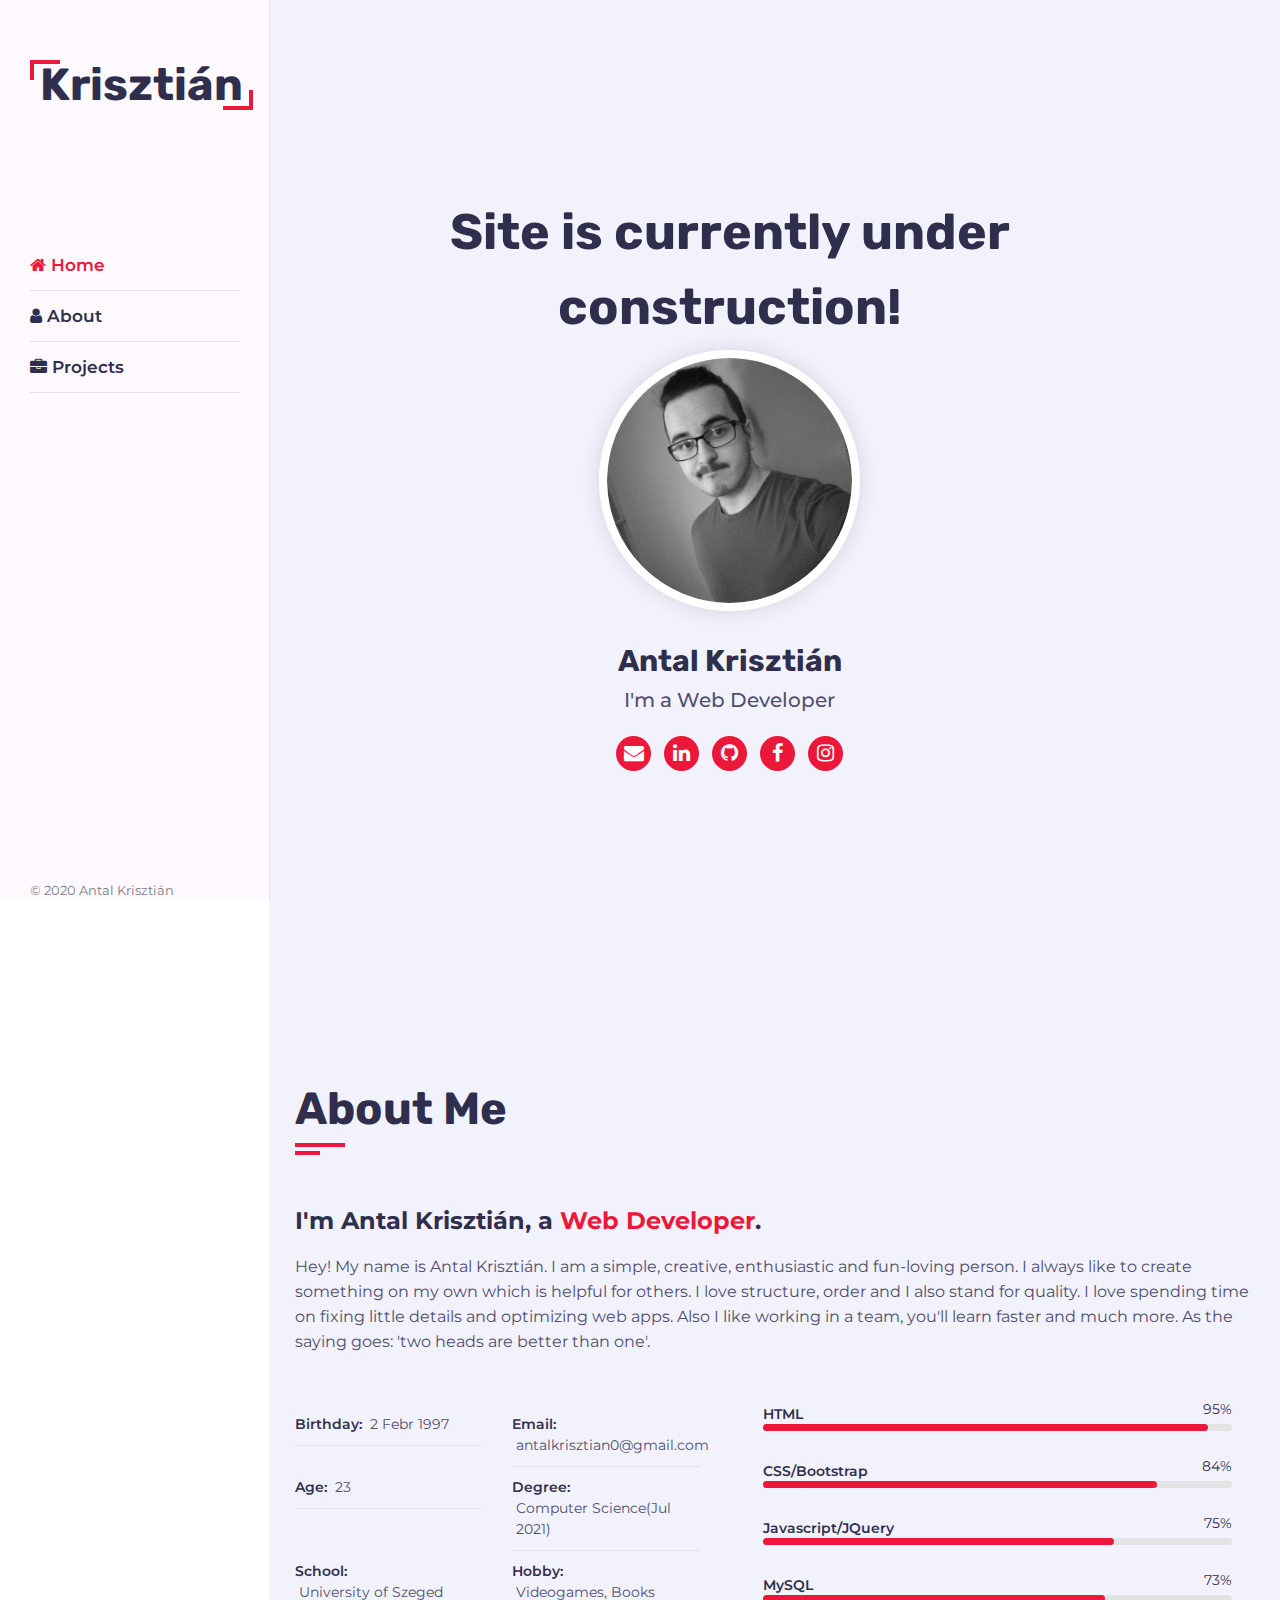
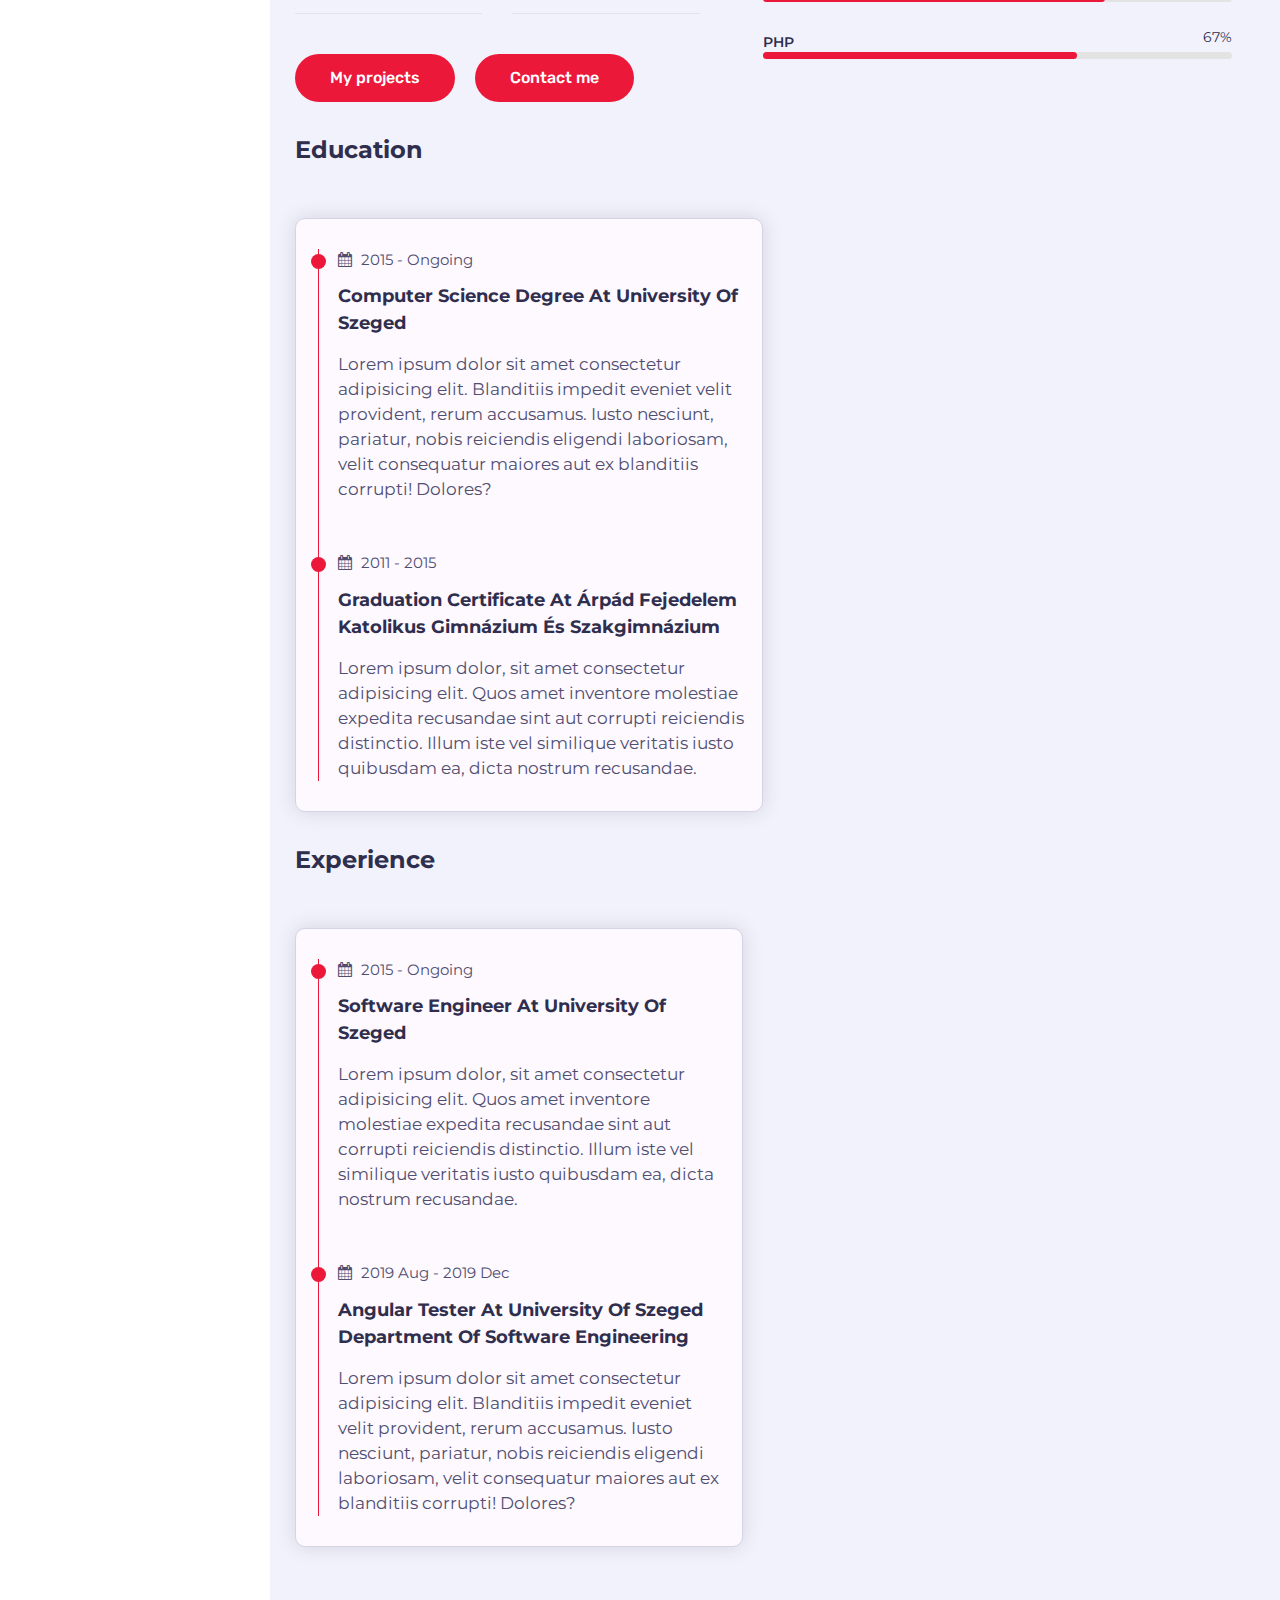
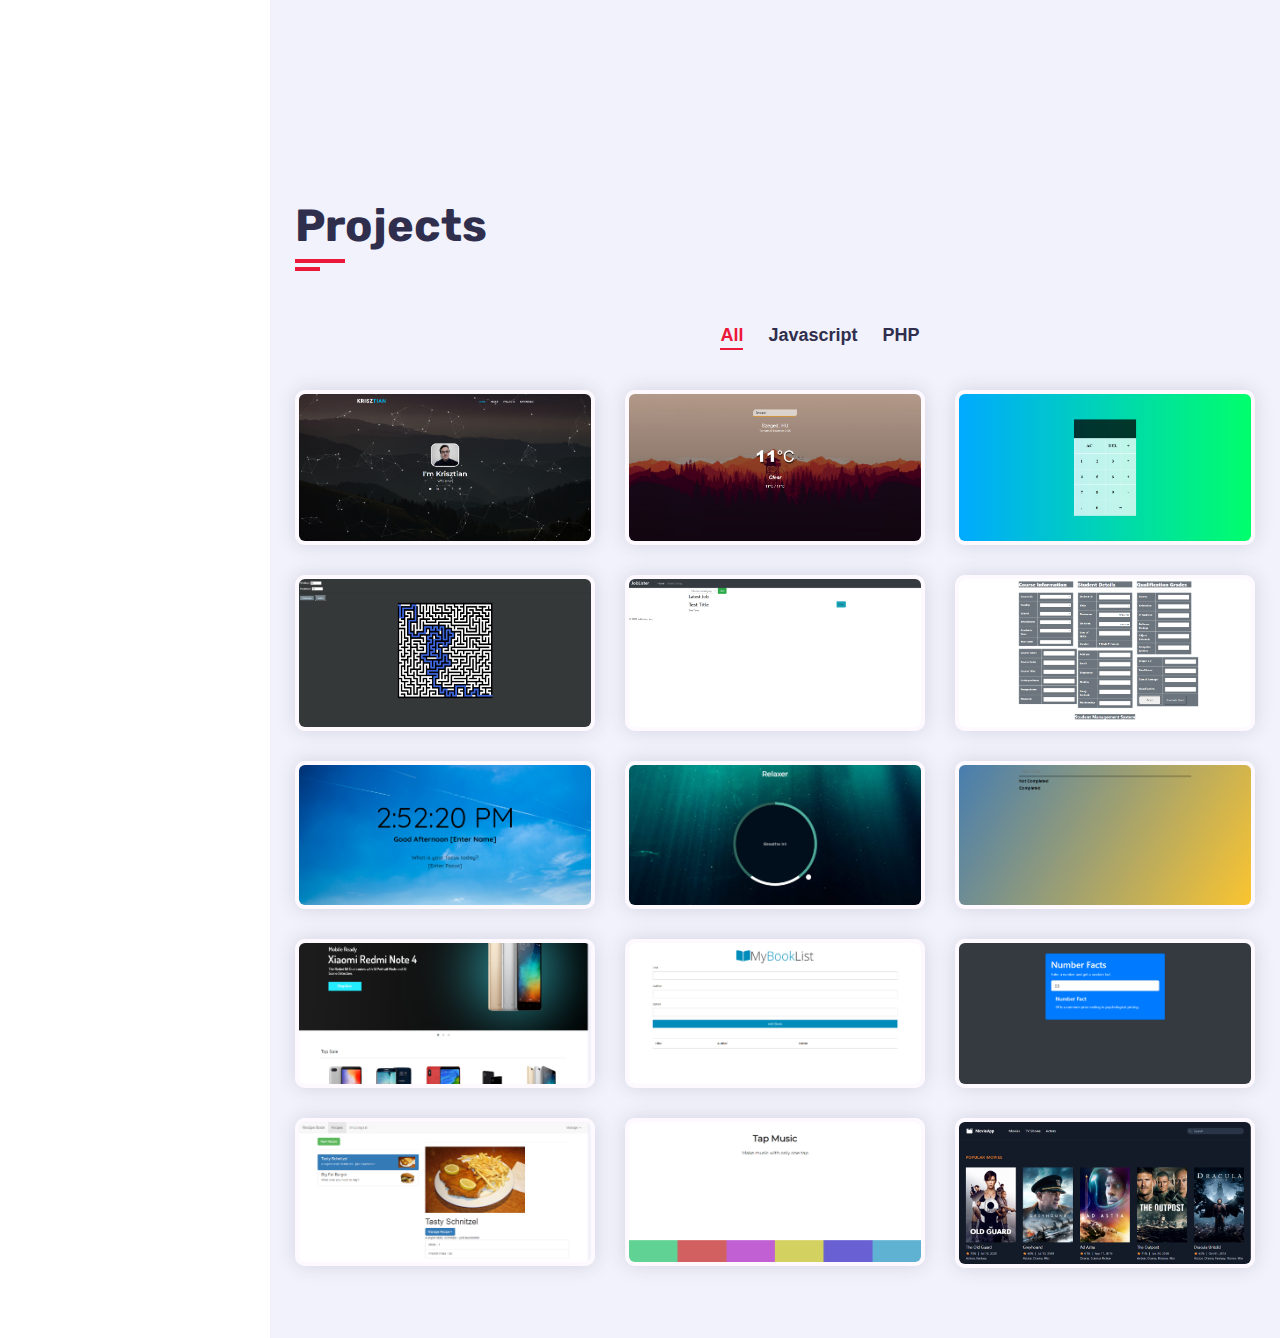
<file: index.html>
<!DOCTYPE html>
<html lang="en">
<head>
    <title></title>
    <meta charset="UTF-8">
    <meta name="viewport" content="width=device-width, initial-scale=1">
    <link rel="stylesheet" href="css/style.css">
    <link rel="stylesheet" href="css/skins/pink.css">
</head>
<body>

<div class="main-container">
    <div class="aside">
        <div class="logo">
            <a href="#">Krisztián</a>
        </div>

        <div class="nav-toggler">
            <span></span>
        </div>

        <ul class="nav">
            <li><a href="#" class="active"><i class="fa fa-home"></i>Home</a></li>
            <li><a href="#"><i class="fa fa-user"></i>About</a></li>
            <li><a href="#"><i class="fa fa-briefcase"></i>Projects</a></li>
        </ul>
        
        <div class="copyright-text">
            &copy; 2020 Antal Krisztián
        </div>
    </div>

    <div class="main-content">
        <section class="home section">
            <div class="container">     
                <div class="intro">
                    <h1 style="font-size: 50px">Site is currently under construction!</h1>
                    <img src="images/circle-cropped.png" alt="profile" class="shadow-dark">
                    <h1>Antal Krisztián</h1>
                    <p>I'm a Web Developer</p>
                    <div class="social-links">
                        <a href="mailto:antalkrisztian0@gmail.com" target="_blank" title="Mail"><i class="fa fa-envelope"></i></a>
                        <a href="https://www.linkedin.com/in/antal-krisztián/" target="_blank" title="Linkedin"><i class="fa fa-linkedin"></i></a>
                        <a href="https://github.com/akr007" target="_blank" title="Github"><i class="fa fa-github"></i></a>
                        <a href="https://www.facebook.com/antal.krisztian02" target="_blank" title="Facebook"><i class="fa fa-facebook"></i></a>
                        <a href="https://www.instagram.com/ntl_krsztn/" target="_blank" title="Instagram"><i class="fa fa-instagram"></i></a>
                    </div>
                </div>
            </div>
        </section>

        <section class="about section">
            <div class="container">
                <div class="row">
                    <div class="section-title padd-15">
                        <h2>About Me</h2>
                    </div>
                </div>
                <div class="row">
                    <div class="about-content padd-15">
                        <div class="row">
                            <div class="about-text padd-15">
                                <h3>I'm Antal Krisztián, a <span>Web Developer</span>.</h3>
                                <p>Hey! My name is Antal Krisztián. I am a simple, creative, enthusiastic and fun-loving person. I always like to create something on my own which is helpful for others. I love structure, order and I also stand for quality. I love spending time on fixing little details and optimizing web apps. Also I like working in a team, you'll learn faster and much more. As the saying goes: 'two heads are better than one'.</p>
                            </div>
                        </div>

                        <div class="row">
                            <div class="personal-info padd-15">
                                <div class="row">
                                    <div class="info-item padd-15">
                                        <p>Birthday: <span>2 Febr 1997</span></p>
                                    </div>
                                    <div class="info-item padd-15">
                                        <p>Email: <span>antalkrisztian0@gmail.com</span></p>
                                    </div>
                                    <div class="info-item padd-15">
                                        <p>Age: <span>23</span></p>
                                    </div>
                                    <div class="info-item padd-15">
                                        <p>Degree: <span>Computer Science(Jul 2021)</span></p>
                                    </div>
                                    <div class="info-item padd-15">
                                        <p>School: <span>University of Szeged</span></p>
                                    </div>
                                    <div class="info-item padd-15">
                                        <p>Hobby: <span>Videogames, Books</span></p>
                                    </div>
                                </div>
                                <div class="row">
                                    <div class="buttons padd-15">
                                        <a href="#" class="btn">My projects</a>
                                        <a href="#" class="btn">Contact me</a>
                                    </div>
                                </div>
                            </div>

                            <div class="skills padd-15">
                                <div class="row">
                                    <div class="skill-item padd-15">
                                        <h5>HTML</h5>
                                        <div class="progress">
                                            <div class="progress-in" style="width: 95%"></div>
                                            <div class="skill-percent">95%</div>
                                        </div>
                                    </div>

                                    <div class="skill-item padd-15">
                                        <h5>CSS/Bootstrap</h5>
                                        <div class="progress">
                                            <div class="progress-in" style="width: 84%"></div>
                                            <div class="skill-percent">84%</div>
                                        </div>
                                    </div>

                                    <div class="skill-item padd-15">
                                        <h5>Javascript/JQuery</h5>
                                        <div class="progress">
                                            <div class="progress-in" style="width: 75%"></div>
                                            <div class="skill-percent">75%</div>
                                        </div>
                                    </div>

                                    <div class="skill-item padd-15">
                                        <h5>MySQL</h5>
                                        <div class="progress">
                                            <div class="progress-in" style="width: 73%"></div>
                                            <div class="skill-percent">73%</div>
                                        </div>
                                    </div>

                                    <div class="skill-item padd-15">
                                        <h5>PHP</h5>
                                        <div class="progress">
                                            <div class="progress-in" style="width: 67%"></div>
                                            <div class="skill-percent">67%</div>
                                        </div>
                                    </div>
                                </div>
                            </div>
                        </div>

                        <div class="row">
                            <div class="education padd-15">
                                <h3 class="title">Education</h3>
                                <div class="row">
                                    <div class="timeline-box padd-15">
                                        <div class="timeline shadow-dark">
                                            <div class="timeline-item">
                                                <div class="circle-dot"></div>
                                                <h6 class="timeline-date">
                                                    <i class="fa fa-calendar"></i> 2015 - Ongoing
                                                </h6>
                                                <h4 class="timeline-title">Computer Science Degree at University of Szeged</h4>
                                                <p class="timeline-text">
                                                    Lorem ipsum dolor sit amet consectetur adipisicing elit. Blanditiis impedit eveniet velit provident, rerum accusamus. Iusto nesciunt, pariatur, nobis reiciendis eligendi laboriosam, velit consequatur maiores aut ex blanditiis corrupti! Dolores?
                                                </p>
                                            </div>

                                            <div class="timeline-item">
                                                <div class="circle-dot"></div>
                                                <h6 class="timeline-date">
                                                    <i class="fa fa-calendar"></i> 2011 - 2015
                                                </h6>
                                                <h4 class="timeline-title">Graduation certificate at Árpád Fejedelem Katolikus Gimnázium és Szakgimnázium</h4>
                                                <p class="timeline-text">
                                                    Lorem ipsum dolor, sit amet consectetur adipisicing elit. Quos amet inventore molestiae expedita recusandae sint aut corrupti reiciendis distinctio. Illum iste vel similique veritatis iusto quibusdam ea, dicta nostrum recusandae.
                                                </p>
                                            </div>

                                        </div>
                                    </div>
                                </div>
                            </div>
                            <div class="experience padd-15">
                                <h3 class="title">Experience</h3>
                                <div class="row">
                                    <div class="timeline-box padd-15">
                                        <div class="timeline shadow-dark">
                                            <div class="timeline-item">
                                                <div class="circle-dot"></div>
                                                <h6 class="timeline-date">
                                                    <i class="fa fa-calendar"></i> 2015  - Ongoing
                                                </h6>
                                                <h4 class="timeline-title">Software Engineer at University of Szeged</h4>
                                                <p class="timeline-text">
                                                    Lorem ipsum dolor, sit amet consectetur adipisicing elit. Quos amet inventore molestiae expedita recusandae sint aut corrupti reiciendis distinctio. Illum iste vel similique veritatis iusto quibusdam ea, dicta nostrum recusandae.
                                                </p>
                                            </div>

                                            <div class="timeline-item">
                                                <div class="circle-dot"></div>
                                                <h6 class="timeline-date">
                                                    <i class="fa fa-calendar"></i> 2019 Aug - 2019 Dec
                                                </h6>
                                                <h4 class="timeline-title">Angular tester at University of Szeged Department of Software Engineering</h4>
                                                <p class="timeline-text">
                                                    Lorem ipsum dolor sit amet consectetur adipisicing elit. Blanditiis impedit eveniet velit provident, rerum accusamus. Iusto nesciunt, pariatur, nobis reiciendis eligendi laboriosam, velit consequatur maiores aut ex blanditiis corrupti! Dolores?
                                                </p>
                                            </div>
                                        </div>
                                    </div>
                                </div>
                            </div>
                        </div>
                    </div>
                </div>
            </div>

        </section>

        <section class="project section">
            <div class="container">
                <div class="row">
                    <div class="section-title padd-15">
                        <h2>Projects</h2>
                    </div>
                </div>
                <div class="row">
                    <div class="project-filter padd-15">
                        <button type="button" class="active" data-filter="all">All</button>
                        <button type="button" data-filter="javascript">Javascript</button>
                        <button type="button" data-filter="php">PHP</button>
                    </div>
                </div>

                <div class="row project-items">

                    <div class="project-item padd-15" data-category="javascript">
                        <div class="project-item-inner shadow-dark">
                            <div class="project-img">
                                    <img src="images/old_web.png" alt="project">
                            </div>
                            <div class="project-info">
                                <h4>Old Personal Website</h4>
                                <div class="icon">
                                    <a href="https://github.com/akr007/findkrsztn_new" target="_blank"><i class="fa fa-link"></i></a>
                                </div>
                            </div>
                        </div>
                    </div>

                    <div class="project-item padd-15" data-category="javascript">
                        <div class="project-item-inner shadow-dark">
                            <div class="project-img">
                                    <img src="images/weatherjsapp.png" alt="project">
                            </div>
                            <div class="project-info">
                                <h4>Weather App</h4>
                                <div class="icon">
                                    <a href="https://github.com/akr007/weatherjsapp" target="_blank"><i class="fa fa-link"></i></a>
                                </div>
                            </div>
                        </div>
                    </div>

                    <div class="project-item padd-15" data-category="javascript">
                        <div class="project-item-inner shadow-dark">
                            <div class="project-img">
                                    <img src="images/jscalculator.png" alt="project">
                            </div>
                            <div class="project-info">
                                <h4>Calculator</h4>
                                <div class="icon">
                                    <a href="https://github.com/akr007/jscalculator" target="_blank"><i class="fa fa-link"></i></a>
                                </div>
                            </div>
                        </div>
                    </div>

                    <div class="project-item padd-15" data-category="javascript">
                        <div class="project-item-inner shadow-dark">
                            <div class="project-img">
                                    <img src="images/labsolver.png" alt="project">
                            </div>
                            <div class="project-info">
                                <h4>Labyrinth Solver</h4>
                                <div class="icon">
                                    <a href="https://labalghsolver.netlify.app" target="_blank"><i class="fa fa-link"></i></a>
                                </div>
                            </div>
                        </div>
                    </div>

                    <div class="project-item padd-15" data-category="php">
                        <div class="project-item-inner shadow-dark">
                            <div class="project-img">
                                    <img src="images/joblister.png" alt="project">
                            </div>
                            <div class="project-info">
                                <h4>Job Lister</h4>
                                <div class="icon">
                                    <a href="https://github.com/akr007/phpjoblister" target="_blank"><i class="fa fa-link"></i></a>
                                </div>
                            </div>
                        </div>
                    </div>

                    <div class="project-item padd-15" data-category="php">
                        <div class="project-item-inner shadow-dark">
                            <div class="project-img">
                                    <img src="images/studentman.png" alt="project">
                            </div>
                            <div class="project-info">
                                <h4>Student Management System</h4>
                                <div class="icon">
                                    <a href="https://github.com/akr007/studman" target="_blank"><i class="fa fa-link"></i></a>
                                </div>
                            </div>
                        </div>
                    </div>

                    <div class="project-item padd-15" data-category="javascript">
                        <div class="project-item-inner shadow-dark">
                            <div class="project-img">
                                <img src="images/dynamictime.png" alt="project">
                            </div>
                            <div class="project-info">
                                <h4>Dynamic Landing Page</h4>
                                <div class="icon">
                                    <a href="https://github.com/akr007/dynamiclandingapp" target="_blank"><i class="fa fa-link"></i></a>
                                </div>
                            </div>
                        </div>
                    </div>

                    <div class="project-item padd-15" data-category="javascript">
                        <div class="project-item-inner shadow-dark">
                            <div class="project-img">
                                <img src="images/ioutrelaxer.png" alt="project">
                            </div>
                            <div class="project-info">
                                <h4>Relaxer App</h4>
                                <div class="icon">
                                    <a href="https://github.com/akr007/relaxer" target="_blank"><i class="fa fa-link"></i></a>
                                </div>
                            </div>
                        </div>
                    </div>

                    <div class="project-item padd-15" data-category="javascript">
                        <div class="project-item-inner shadow-dark">
                            <div class="project-img">
                                <img src="images/jquerytasklist.png" alt="project">
                            </div>
                            <div class="project-info">
                                <h4>Task list</h4>
                                <div class="icon">
                                    <a href="https://github.com/akr007/jqtodolist" target="_blank"><i class="fa fa-link"></i></a>
                                </div>
                            </div>
                        </div>
                    </div>

                    <div class="project-item padd-15" data-category="php">
                        <div class="project-item-inner shadow-dark">
                            <div class="project-img">
                                <img src="images/mobilshop.png" alt="project">
                            </div>
                            <div class="project-info">
                                <h4>Mobile Shop</h4>
                                <div class="icon">
                                    <a href="https://github.com/akr007/mobilshop" target="_blank"><i class="fa fa-link"></i></a>
                                </div>
                            </div>
                        </div>
                    </div>

                    <div class="project-item padd-15" data-category="javascript">
                        <div class="project-item-inner shadow-dark">
                            <div class="project-img">
                                <img src="images/mybooklist.png" alt="project">
                            </div>
                            <div class="project-info">
                                <h4>Book List</h4>
                                <div class="icon">
                                    <a href="https://github.com/akr007/mybookapp" target="_blank"><i class="fa fa-link"></i></a>
                                </div>
                            </div>
                        </div>
                    </div>

                    <div class="project-item padd-15" data-category="javascript">
                        <div class="project-item-inner shadow-dark">
                            <div class="project-img">
                                <img src="images/numbersfact.png" alt="project">
                            </div>
                            <div class="project-info">
                                <h4>Numbers Fact</h4>
                                <div class="icon">
                                    <a href="https://github.com/akr007/numbersfact" target="_blank"><i class="fa fa-link"></i></a>
                                </div>
                            </div>
                        </div>
                    </div>

                    <div class="project-item padd-15" data-category="javascript">
                        <div class="project-item-inner shadow-dark">
                            <div class="project-img">
                                <img src="images/recipebook.png" alt="project">
                            </div>
                            <div class="project-info">
                                <h4>Recipe Book</h4>
                                <div class="icon">
                                    <a href="https://github.com/akr007/recipebook" target="_blank"><i class="fa fa-link"></i></a>
                                </div>
                            </div>
                        </div>
                    </div>

                    <div class="project-item padd-15" data-category="javascript">
                        <div class="project-item-inner shadow-dark">
                            <div class="project-img">
                                <img src="images/tap.png" alt="project">
                            </div>
                            <div class="project-info">
                                <h4>Music Maker App</h4>
                                <div class="icon">
                                    <a href="https://github.com/akr007/tapmusic" target="_blank"><i class="fa fa-link"></i></a>
                                </div>
                            </div>
                        </div>
                    </div>

                    <div class="project-item padd-15" data-category="php">
                        <div class="project-item-inner shadow-dark">
                            <div class="project-img">
                                    <img src="images/movieapp.png" alt="project">
                            </div>
                            <div class="project-info">
                                <h4>Movie App</h4>
                                <div class="icon">
                                    <a href="https://github.com/akr007/movieapp" target="_blank"><i class="fa fa-link"></i></a>
                                </div>
                            </div>
                        </div>
                    </div>
                </div>
            </div>
        </section>

    </div>
</div>

<div class="lightbox">
    <div class="lightbox-content">
        <div class="lightbox-close">&times;</div>
        <a class="caption-link" href="https://github.com/akr007/movieapp"><img src="images/movieapp.png" class="lightbox-img"></a>
        <div class="lightbox-caption">
            <div class="caption-text"></div>
            <div class="caption-counter"></div>
            
        </div>
    </div>
    <div class="lightbox-controls">
        <div class="prev-item" onclick="prevItem()"><i class="fa fa-angle-left"></i></div>
        <div class="next-item" onclick="nextItem()"><i class="fa fa-angle-right"></i></div>
    </div>
    
</div>

<script src="js/script.js"></script>
</body>
</html>
</file>
<file: css/skins/pink.css>
.aside .logo a::before {
    border-top: 4px solid #ec1839;
    border-left: 4px solid #ec1839;
}

.aside .logo a::after {
    border-bottom: 4px solid #ec1839;
    border-right: 4px solid #ec1839;
}

.lightbox .lightbox-controls .prev-item .fa,
.lightbox .lightbox-controls .next-item .fa, 
.project .project-item .project-info .icon .fa,
.project .project-filter button.active,
.aside .nav li a:hover,
.aside .nav li a.active,
.about .about-content .about-text h3 span{
    color: #ec1839;
}

.btn,
.about .about-content .skills .skill-item .progress .progress-in,
.about .about-content .timeline .timeline-item::before,
.about .about-content .timeline .circle-dot,
.aside .nav-toggler span,
.aside .nav-toggler span::before,
.aside .nav-toggler span::after,
.home .intro .social-links a,
.section-title h2::before,
.section-title h2::after {
    background-color: #ec1839;
}

.project .project-filter button.active {
    border-color: #ec1839;
}
</file>
<file: css/style.css>
@import url('https://stackpath.bootstrapcdn.com/font-awesome/4.7.0/css/font-awesome.min.css');
@import url('https://fonts.googleapis.com/css2?family=Montserrat:wght@400;500;600;700&display=swap');
@import url('https://fonts.googleapis.com/css2?family=Rubik:wght@500;700;900&display=swap');
/* General */

body {
    line-height: 1.5;
    font-size: 20px;
    font-family: 'Montserrat', sans-serif;
    font-weight: 400;
    width: 100%;
    height: 100%;
    margin: 0px;
    padding: 0px;
    overflow-x: hidden; 
}

* {
    margin: 0;
    padding: 0;
    outline: none;
    text-decoration: none;
    box-sizing: border-box;
}

::before, ::after {
    box-sizing: border-box;
}

.section {
    background-color: #f2f2fc;
    min-height: 100vh;
    display: block;
}

.section .container{
    padding-top: 175px;
    padding-bottom: 70px;
}

.section-title {
    -ms-flex: 0 0 100%;
    flex: 0 0 100%;
    max-width: 100%;
    margin-bottom: 60px;
}

.section-title h2{
    font-size: 45px;
    color: #302e4d;
    font-family: 'Rubik', sans-serif;
    font-weight: 700;
    margin: 0;
    position: relative;
}

.section-title h2::before {
    content: '';
    height: 4px;
    width: 50px;
    position: absolute;
    top: 100%;
    left: 0;
}

.section-title h2::after {
    content: '';
    height: 4px;
    width: 25px;
    position: absolute;
    top: 100%;
    left: 0;
    margin-top: 8px;
}

.row {
    display: -ms-flexbox;
    display: flex;
    -ms-flex-wrap: wrap;
    flex-wrap: wrap;
    margin-right: -15px;
    margin-left: -15px;
    position: relative;
}

.padd-15 {
    margin-right: 15px;
    margin-left: 15px;
}

.main-content {
    padding-left: 270px;
}

.container {
    padding-left: 25px;
    padding-right: 15px;
    -ms-flex: 0 0 90%;
    flex: 0 0 90%;
    max-width: 90%;
}

.shadow-dark {
    -webkit-box-shadow: 0 0 20px rgba(48, 46, 77, 0.15);
    box-shadow: 0 0 20px rgba(48, 46, 77, 0.15);
}

.btn {
    font-size: 16px;
    font-family: 'Rubik', sans-serif;
    font-weight: 500;
    padding: 12px 35px;
    color: #ffffff;
    border-radius: 40px;
    -webkit-transition: all 0.3s ease;
    transition: all 0.3s ease;
    display: inline-block;
    white-space: nowrap;
}

.btn:hover {
    -webkit-transform: scale(1.05);
    transform: scale(1.05);
}

.hidden {
    display: none!important;
}

/* Aside */

.aside {
    width: 270px;
    background-color: #fdf9ff;
    position: fixed;
    height: 100%;
    left: 0;
    top: 0;
    z-index: 10;
    border-right: 1px solid #e8dfec;
    padding: 30px;
}

.aside .logo {
    padding: 30px 0;
}

.aside .nav-toggler {
    height: 40px;
    width: 45px;
    border: 1px solid #d4d4e3;
    cursor: pointer;
    position: fixed;
    left: 300px;
    top: 30px;
    z-index: 11;
    border-radius: 5px;
    background-color: #fdf9ff;
    /*display: -ms-flexbox;
    display: flex;*/
    display: none;
    -ms-flex-align: center;
    align-items: center;
    -ms-flex-pack: center;
    justify-content: center;
}

.aside .nav-toggler span {
    height: 2px;
    width: 18px;
    display: inline-block;
    position: relative;
}

.aside .nav-toggler span::before {
    content: '';
    height: 2px;
    width: 18px;
    position: absolute;
    top: -6px;
    left: 0;
}

.aside .nav-toggler span::after {
    content: '';
    height: 2px;
    width: 18px;
    position: absolute;
    top: 6px;
    left: 0;
}

.aside .nav {
    list-style: none;
    margin: 100px 0;
    padding: 0;
}

.aside .nav li{
    display: block;
}

.aside .nav li a{
    font-size: 17px;
    font-weight: 600;
    color: #302e4d;
    text-decoration: none;
    line-height: 50px;
    display: block;
    border-bottom: 1px solid #e8dfec;
    -webkit-transition: all 0.3s ease;
    transition: all 0.3s ease;
    text-transform: capitalize;
}

.aside .nav li a:not(.active):hover{
    padding-left: 5px;
}

.aside .nav li a .fa{
    margin-right: 5px;
}

.aside .logo a {
    font-size: 45px;
    color: #302e4d;
    font-family: 'Rubik', sans-serif;
    font-weight: 700;
    text-decoration: none;
    display: inline-block;
    position: relative;
    padding: 0 10px;
    line-height: 50px;
}

.aside .logo a::before {
    content: '';
    height: 20px;
    width: 30px;
    position: absolute;
    top: 0;
    left: 0;
}

.aside .logo a::after {
    content: '';
    height: 20px;
    width: 30px;
    position: absolute;
    bottom: 0;
    right: 0;
}

.aside .copyright-text {
    font-size: 13px;
    color: #7d7d7d;
    position: absolute;
    bottom: 0;
}

/* Home */

.home {
    max-width: 100%;
    min-height: 100vh;
    display: -ms-flexbox;
    display: flex;
}

.home .intro {
    text-align: center;
}

.home .intro img{
    width: 30%;
    height: auto;
    border-radius: 100%;
    display: inline-block;
    border: 8px solid #ffffff;
}

.home .intro h1 {
    font-size: 30px;
    color: #302e4d;
    font-family: 'Rubik', sans-serif;
    font-weight: 700;
    margin: 20px 0 5px;
}

.home .intro p {
    font-size: 16x;
    font-weight: 500;
    margin: 0;
    line-height: 22px;
    color: #504e70;
}

.home .intro .social-links {
    margin-top: 25px;
}

.home .intro .social-links a {
    height: 35px;
    width: 35px;
    display: inline-block;
    text-align: center;
    line-height: 35px;
    color: #ffffff;
    margin: 0 4px;
    border-radius: 50%;
    text-decoration: none;
    -webkit-transition: all 0.3s ease;
    transition: all 0.3s ease;
}

.home .intro .social-links a:hover {
    -webkit-transform: scale(1.05);
    transform: scale(1.05);
}

/* About */

.about .about-content {
    -ms-flex: 0 0 105%;
    flex: 0 0 105%;
    max-width: 105%;
}

.about .about-content .about-text {
    -ms-flex: 0 0 100%;
    flex: 0 0 100%;
    max-width: 100%;
}

.about .about-content .about-text h3{
    font-size: 24px;
    margin-bottom: 15px;
    font-weight: 700;
    color: #302e4d;
}

.about .about-content .about-text p{
    font-size: 16px;
    line-height: 25px;
    color: #504e70;
    margin: 0;
}

.about .about-content .personal-info {
    -ms-flex: 0 0 50%;
    flex: 0 0 50%;
    margin-top: 50px;
}

.about .about-content .skills {
    -ms-flex: 0 0 45%;
    flex: 0 0 45%;
    max-width: 50%;
    margin-top: 50px;
}

.about .about-content .skills .skill-item{
    -ms-flex: 0 0 100%;
    flex: 0 0 100%;
    max-width: 100%;
    margin-bottom: 30px;
}

.about .about-content .skills .skill-item h5{
    line-height: 20px;
    font-size: 14px;
    font-weight: 600;
    color: #302e4d;
    text-transform: capitalize;
    margin: 0;
}

.about .about-content .skills .skill-item .progress{
    background-color: #e3e3e3;
    height: 7px;
    border-radius: 4px;
    width: 100%;
    position: relative;
}

.about .about-content .skills .skill-item .progress .progress-in{
    position: absolute;
    left: 0;
    top: 0;
    height: 100%;
    border-radius: 4px;
}

.about .about-content .skills .skill-item .skill-percent{
    line-height: 20px;
    font-size: 14px;
    position: absolute;
    right: 0;
    top: -25px;
    font-weight: 400;
    color: #302e4d;
}

.about .about-content .personal-info .info-item {
    -ms-flex: 0 0 45%;
    flex: 0 0 45%;
    max-width: 45%;
}

.about .about-content .personal-info .info-item p{
    font-size: 14px;
    font-weight: 600;
    padding: 10px 0;
    color: #302e4d;
    border-bottom: 1px solid #e8dfec;
    margin: 0;
}

.about .about-content .personal-info .info-item p span{
    font-weight: 400;
    color: #504e70;
    margin-left: 4px;
    display: inline-block;
}

.about .about-content .personal-info .buttons {
    margin-top: 30px;
}

.about .about-content .personal-info .buttons .btn{
    margin-right: 15px;
    margin-top: 10px;
}

.about .about-content .education{
    -ms-flex: 0 0 47%;
    flex: 0 0 47%;
    max-width: 47%;
    margin-top: 30px;
}

.about .about-content .experience{
    -ms-flex: 0 0 47%;
    flex: 0 0 47%;
    max-width: 47%;
    margin-top: 30px;
    padding-right: 20px;
}

.about .about-content h3.title{
    font-size: 24px;
    margin-bottom: 50px;
    font-weight: 700;
    color: #302e4d;
}

.about .about-content .timeline-box {
    -ms-flex: 0 0 100%;
    flex: 0 0 100%;
    max-width: 100%;
    padding-right: 20px;
}

.about .about-content .timeline {
    background-color: #fdf9ff;
    padding: 30px 15px;
    border: 1px solid #d4d4e3;
    border-radius: 10px;
    width: 100%;
    position: relative;
}

.about .about-content .timeline .timeline-item {
    position: relative;
    padding-left: 27px;
    padding-bottom: 50px;
}

.about .about-content .timeline .timeline-item:last-child {
    padding-bottom: 0px;
}

.about .about-content .timeline .timeline-item::before {
    content: '';
    width: 1px;
    position: absolute;
    height: 100%;
    left: 7px;
    top: 0;
}

.about .about-content .timeline .circle-dot {
    position: absolute;
    left: 0;
    top: 5px;
    height: 15px;
    width: 15px;
    border-radius: 50%;
}

.about .about-content .timeline .timeline-date {
    font-size: 15px;
    font-weight: 400;
    margin-bottom: 12px;
    color: #504e70;
}

.about .about-content .timeline .timeline-date .fa{
    margin-right: 5px;
}

.about .about-content .timeline .timeline-title {
    font-weight: 700;
    font-size: 18px;
    margin-bottom: 15px;
    text-transform: capitalize;
    color: #302e4d;
}

.about .about-content .timeline .timeline-text {
    font-size: 16.5px;
    line-height: 25px;
    color: #504e70;
    margin: 0;
}

/* Projects */

.project .container {
    padding-bottom: 40px;
    -ms-flex: 0 0 105%;
    flex: 0 0 105%;
    max-width: 105%;
}

.project .project-filter {
    -ms-flex: 0 0 105%;
    flex: 0 0 105%;
    max-width: 105%;
    text-align: center;
    margin-bottom: 40px;
}

.project .project-filter button {
    border: none;
    background-color: transparent;
    font-size: 18px;
    font-weight: 700;
    text-transform: capitalize;
    margin: 0 10px;
    color: #302e4d;
    cursor: pointer;
    border-bottom: 2px solid transparent;
    white-space: nowrap;
    padding-bottom: 2px;
    -webkit-transition: all 0.3s ease;
    transition: all 0.3s ease;
}

.project .project-item {
    flex: 0 0 30%;
    max-width: 30%;
    margin-bottom: 30px;
}

.project .project-item.hide {
    display: none;
}

.project .project-item.show {
    display: block;
    animation: showItem 0.5s ease;
}

@-webkit-keyframes showItem {
    0% {
        -webkit-transform: scale(0.8);
        transform: scale(0.8);
        opacity: 0;
    }
    100% {
        -webkit-transform: scale(1);
        transform: scale(1);
        opacity: 1;
    }
}

@keyframes showItem {
    0% {
        -webkit-transform: scale(0.8);
        transform: scale(0.8);
        opacity: 0;
    }
    100% {
        -webkit-transform: scale(1);
        transform: scale(1);
        opacity: 1;
    }
}

.project .project-item-inner {
    border: 4px solid #fdf9ff;
    border-radius: 10px;
    overflow: hidden;
    cursor: pointer;
    position: relative;
}

.project .project-item-inner .project-img img{
    width: 100%;
    display: block;
}

.project .project-item .project-info {
    position: absolute;
    left: 0;
    top: 0;
    background-color: rgba(0, 0, 0, 0.8);
    height: 100%;
    width: 100%;
    z-index: 1;
    padding: 30px;
    -webkit-transition: all 0.3s ease;
    transition: all 0.3s ease;
    opacity: 0;
}

.project .project-item-inner:hover .project-info {
    opacity: 1;
}

.project .project-item .project-info h4{
    font-size: 18px;
    font-weight: 700;
    color: #ffffff;
    text-transform: capitalize;
    -webkit-transition: all 0.3s ease;
    transition: all 0.3s ease;
    -webkit-transform: translateX(-20px);
    transform: translateX(-20px);
    opacity: 0;
}

.project .project-item-inner:hover .project-info h4 {
    opacity: 1;
    -webkit-transform: translateX(0px);
    transform: translateX(0px);
}

.project .project-item .project-info .icon{
    height: 40px;
    width: 40px;
    background-color: #ffffff;
    text-align: center;
    border-radius: 50%;
    position: absolute;
    right: 30px;
    bottom: 30px;
    -webkit-transition: all 0.3s ease;
    transition: all 0.3s ease;
    -webkit-transform: translateX(20px);
    transform: translateX(20px);
    opacity: 0;
}

.project .project-item-inner:hover .project-info .icon {
    -webkit-transform: translateX(0px);
    transform: translateX(0px);
    opacity: 1;
}

.project .project-item .project-info .icon .fa{
    line-height: 40px;
}

.lightbox {
    position: fixed;
    left: 0;
    top: 0;
    width: 100%;
    height: 100%;
    background-color: rgba(0, 0, 0, 0.6);
    z-index: 100;
    display: none;
    -ms-flex-align: center;
    align-items: center;
    -ms-flex-pack: center;
    justify-content: center;
    cursor: zoom-out;
    padding: 30px;
}

.lightbox.open {
    display: -ms-flexbox;
    display: flex;
}

.lightbox .lightbox-content img{
    height: auto;
    width: auto;
    max-width: 100%;
    max-height: 450px;
    cursor: pointer;
}

.lightbox .lightbox-content {
    position: relative;
}

.lightbox.open .lightbox-content {
    animation: lightboxImage .5s ease;
}

@-webkit-keyframes lightboxImage {
    0% {
        -webkit-transform: scale(0.7);
        transform: scale(0.7);
    }
    100% {
        -webkit-transform: scale(1);
        transform: scale(1);
    }
}

@keyframes lightboxImage {
    0% {
        -webkit-transform: scale(0.7);
        transform: scale(0.7);
    }
    100% {
        -webkit-transform: scale(1);
        transform: scale(1);
    }
}

.lightbox .lightbox-content  .lightbox-close {
    position: absolute;
    height: 40px;
    width: 40px;
    top: -40px;
    right: 0px;
    font-size: 32px;
    text-align: center;
    color: #ffffff;
    line-height: 40px;
    cursor: pointer;
}

.lightbox .lightbox-content .lightbox-caption {
    position: absolute;
    bottom: -16px;
    left: 0;
    width: 99%;
    font-size: 16px;
    font-weight: 400;
    color: #ffffff;
    display: -ms-flexbox;
    display: flex;
    -ms-flex-pack: space-between;
    justify-content: space-between;
    cursor: default;
}

.lightbox .lightbox-controls .prev-item,
.lightbox .lightbox-controls .next-item {
    position: absolute;
    height: 40px;
    width: 40px;
    background-color: #ffffff;
    text-align: center;
    border-radius: 50%;
    cursor: pointer;
    top: 50%;
    margin-top: -20px;
    z-index: 110;
    -webkit-transition: all 0.3s ease;
    transition: all 0.3s ease;
}

.lightbox .lightbox-controls .prev-item:hover,
.lightbox .lightbox-controls .next-item:hover {
    -webkit-transform: scale(1.1);
    transform: scale(1.1);
}

.lightbox .lightbox-controls .prev-item:active,
.lightbox .lightbox-controls .next-item:active {
    -webkit-transform: scale(1);
    transform: scale(1);
}

.lightbox .lightbox-controls .prev-item {
    left: 30px;
}

.lightbox .lightbox-controls .next-item {
    right: 30px;
}

.lightbox .lightbox-controls .prev-item .fa,
.lightbox .lightbox-controls .next-item .fa {
    font-size: 32px;
    line-height: 40px;
}

/* Responsive */

@media (max-width: 1535px){
    .about .about-content .skills {
        -ms-flex: 0 0 45%;
        flex: 0 0 45%;
        max-width: 45%;
    }
    .about .about-content .personal-info {
        -ms-flex: 0 0 45%;
        flex: 0 0 45%;
        max-width: 45%;
    }
    .about .about-content .personal-info .info-item {
        -ms-flex: 0 0 40%;
        flex: 0 0 40%;
        max-width: 40%;
    }
}

@media (max-width: 1310px){
    .about .about-content .skills {
        -ms-flex: 0 0 45%;
        flex: 0 0 45%;
        max-width: 45%;
    }
    .about .about-content .personal-info {
        -ms-flex: 0 0 45%;
        flex: 0 0 45%;
        max-width: 45%;
    }
    .about .about-content .personal-info .info-item {
        -ms-flex: 0 0 40%;
        flex: 0 0 40%;
        max-width: 40%;
    }
}

@media (max-width: 999px){
    .aside {
        left: -270px;
    }
    .main-content {
        padding-left: 0;
    }
    .home .intro {
        padding-left: 70px;
    }
}
</file>
